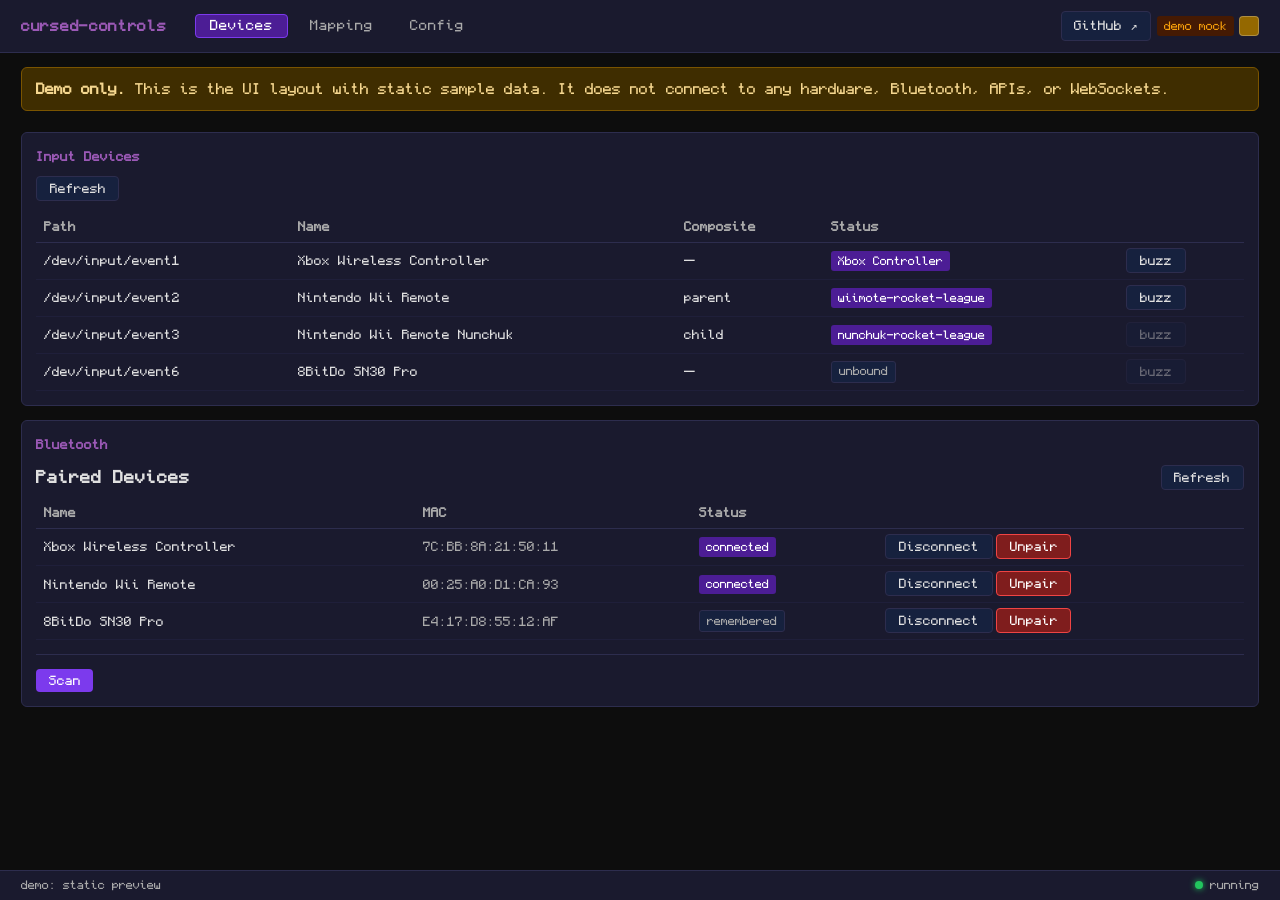
<file: docs/index.html>
<!DOCTYPE html>
<html lang="en">

<head>
  <meta charset="UTF-8">
  <meta name="viewport" content="width=device-width, initial-scale=1.0">
  <title>cursed-controls</title>
  <link rel="stylesheet" href="./style.css">
</head>

<body>
  <div id="app">
    <header>
      <h1>cursed-controls</h1>
      <nav>
        <button class="active" data-tab="devices">Devices</button>
        <button data-tab="mapping">Mapping</button>
        <button data-tab="config">Config</button>
      </nav>
      <div class="header-actions">
        <a href="https://github.com/CasperVM/cursed_controls" target="_blank" rel="noopener"
          class="btn secondary">GitHub ↗</a>
        <span class="badge pending">demo mock</span>
        <button id="btn-theme" class="btn secondary" title="Toggle theme"></button>
      </div>
    </header>

    <div id="demo-banner">
      <strong>Demo only.</strong> This is the UI layout with static sample data. It does not connect to any hardware,
      Bluetooth, APIs, or WebSockets.
    </div>

    <main>
      <!-- ── Devices tab ── -->
      <div id="tab-devices" class="tab-content active">
        <div class="card">
          <h2>Input Devices</h2>
          <button class="btn secondary" id="btn-refresh-devices">Refresh</button>
          <table id="devices-table" style="margin-top:.75rem">
            <thead>
              <tr>
                <th>Path</th>
                <th>Name</th>
                <th>Composite</th>
                <th>Status</th>
                <th></th>
              </tr>
            </thead>
            <tbody id="devices-tbody"></tbody>
          </table>
        </div>
        <div class="card">
          <h2>Bluetooth</h2>
          <div class="row" style="align-items:center">
            <h3 style="margin:0">Paired Devices</h3>
            <button class="btn secondary" id="btn-refresh-paired" style="margin-left:auto">Refresh</button>
          </div>
          <table id="paired-table" style="margin-top:.5rem">
            <thead>
              <tr>
                <th>Name</th>
                <th>MAC</th>
                <th>Status</th>
                <th></th>
              </tr>
            </thead>
            <tbody id="paired-tbody">
              <tr>
                <td colspan="4" class="dim">Loading…</td>
              </tr>
            </tbody>
          </table>
          <hr style="margin:1rem 0;border:none;border-top:1px solid var(--border)">
          <div class="row">
            <button class="btn" id="btn-bt-scan">Scan</button>
            <span class="dim" id="bt-scan-status"></span>
          </div>
          <table id="bt-table" style="margin-top:.75rem;display:none">
            <thead>
              <tr>
                <th>MAC</th>
                <th>Name</th>
                <th></th>
              </tr>
            </thead>
            <tbody id="bt-tbody"></tbody>
          </table>
        </div>
      </div>

      <!-- ── Mapping tab ── -->
      <div id="tab-mapping" class="tab-content">
        <div class="split">
          <div class="panel">
            <div class="card">
              <h2>Profiles</h2>
              <button class="btn secondary" id="btn-add-profile" style="margin-bottom:.5rem">+ Add Profile</button>
              <ul id="profile-list" style="list-style:none;padding:0"></ul>
            </div>
          </div>
          <div class="panel" id="profile-detail">
            <div class="card" id="no-profile-msg">
              <p class="dim">Select a profile to edit its mappings.</p>
            </div>
            <div id="profile-editor" style="display:none">
              <div class="card">
                <h2 id="profile-editor-title">Profile</h2>
                <div class="field">
                  <label>Profile ID</label>
                  <input type="text" id="profile-id-input">
                </div>
                <div class="field">
                  <label>Device</label>
                  <div class="row" style="gap:.5rem;align-items:center">
                    <button class="btn secondary" id="btn-pick-device" type="button">Pick Device…</button>
                    <span id="picked-device-label" class="dim" style="font-size:.85rem"></span>
                  </div>
                </div>
                <div class="row">
                  <div class="field" style="flex:1">
                    <label>Match by</label>
                    <select id="profile-match-key">
                      <option value="name">name</option>
                      <option value="uniq">uniq</option>
                      <option value="phys">phys</option>
                    </select>
                  </div>
                  <div class="field" style="flex:2">
                    <label>Match value</label>
                    <input type="text" id="profile-match-val">
                  </div>
                </div>
                <div class="field">
                  <label>Connection type</label>
                  <select id="profile-conn-type">
                    <option value="evdev">evdev</option>
                    <option value="bluetooth">bluetooth</option>
                    <option value="wiimote">wiimote</option>
                  </select>
                </div>
                <div id="profile-mac-field" class="field" style="display:none">
                  <label>MAC address</label>
                  <input type="text" id="profile-mac">
                </div>
                <div class="row">
                  <div class="field" style="flex:1">
                    <label>Output slot</label>
                    <select id="profile-slot">
                      <option value="0">Slot 1</option>
                      <option value="1">Slot 2</option>
                      <option value="2">Slot 3</option>
                      <option value="3">Slot 4</option>
                    </select>
                  </div>
                  <div class="field" style="flex:1">
                    <label>Rumble</label>
                    <select id="profile-rumble">
                      <option value="true">enabled</option>
                      <option value="false">disabled</option>
                    </select>
                  </div>
                </div>
                <div class="row mt">
                  <button class="btn secondary" id="btn-open-presets">Presets…</button>
                  <button class="btn" id="btn-save-profile">Save Profile</button>
                  <button class="btn danger" id="btn-delete-profile">Delete Profile</button>
                </div>
              </div>

              <!-- Device picker modal -->
              <div id="device-picker"
                style="display:none;position:fixed;top:0;left:0;right:0;bottom:0;z-index:100;background:rgba(0,0,0,.6);align-items:center;justify-content:center">
                <div
                  style="background:var(--surface);border:1px solid var(--border);border-radius:8px;padding:1.25rem;min-width:340px;max-width:520px;max-height:80vh;display:flex;flex-direction:column;gap:.75rem">
                  <div style="display:flex;justify-content:space-between;align-items:center">
                    <strong>Pick a device</strong>
                    <button class="btn secondary" id="btn-picker-close">✕</button>
                  </div>
                  <div id="picker-list" style="overflow-y:auto;display:flex;flex-direction:column;gap:.4rem"></div>
                </div>
              </div>
              <div class="card">
                <h2>Mappings</h2>
                <button class="btn secondary" id="btn-add-mapping">+ Add Mapping</button>
                <table style="margin-top:.75rem">
                  <thead>
                    <tr>
                      <th>Source</th>
                      <th>Kind</th>
                      <th>Target (Xbox)</th>
                      <th>Transform</th>
                      <th>Live</th>
                      <th></th>
                    </tr>
                  </thead>
                  <tbody id="mappings-tbody"></tbody>
                </table>
              </div>
            </div>
          </div>
        </div>
      </div>

      <!-- ── Config tab ── -->
      <div id="tab-config" class="tab-content">
        <div class="card">
          <h2>Runtime Settings</h2>
          <div class="row">
            <div class="field" style="flex:1"
              data-tip="stdout prints controller packets to the terminal (debug). gadget drives the USB Xbox 360 receiver hardware.">
              <label>Output mode</label>
              <select id="cfg-output-mode">
                <option value="stdout">stdout (debug)</option>
                <option value="gadget">gadget (hardware)</option>
              </select>
            </div>
            <div class="field" style="flex:1"
              data-tip="Number of simultaneous Xbox 360 controller slots on the USB gadget. Should match the number of device profiles you intend to run.">
              <label>Interfaces (slots)</label>
              <input type="number" id="cfg-interfaces" value="1" min="1" max="4">
            </div>
            <div class="field" style="flex:1"
              data-tip="How often the event loop checks for new input events. Lower = more responsive but higher CPU usage. Default: 1 ms.">
              <label>Poll interval (ms)</label>
              <input type="number" id="cfg-poll-interval" value="1" min="1">
            </div>
            <div class="field" style="flex:1"
              data-tip="How often the background thread retries profiles that haven't found their device yet, e.g. waiting for a BT controller to appear. Default: 2000 ms.">
              <label>Rescan interval (ms)</label>
              <input type="number" id="cfg-rescan" value="2000" min="100">
            </div>
          </div>
          <div class="field"
            data-tip="Whether to read rumble commands from the USB host and forward them to the physical controllers via EV_FF.">
            <label>Rumble forwarding</label>
            <select id="cfg-rumble">
              <option value="true">enabled</option>
              <option value="false">disabled</option>
            </select>
          </div>
          <h3 style="margin:.75rem 0 .4rem">Rumble Tuning</h3>
          <div class="row">
            <div class="field" style="flex:1"
              data-tip="Stop motors if no rumble packet arrives for this long. Safety fallback in case the host stops sending. Default: 0.5 s.">
              <label>Timeout (s)</label>
              <input type="number" id="cfg-rumble-timeout" value="0.5" step="0.1" min="0">
            </div>
            <div class="field" style="flex:1"
              data-tip="Re-send EV_FF play every N seconds while rumbling. Nintendo controllers stop after ~100 ms without a refresh. Default: 0.05 s.">
              <label>Heartbeat (s)</label>
              <input type="number" id="cfg-rumble-heartbeat" value="0.05" step="0.01" min="0">
            </div>
            <div class="field" style="flex:1"
              data-tip="Delay before honouring a (0,0) stop packet. xpad wireless auto-sends (0,0) ~300 ms after every ON packet — debouncing lets a follow-up ON cancel the stop. Default: 0.4 s.">
              <label>Stop debounce (s)</label>
              <input type="number" id="cfg-rumble-debounce" value="0.4" step="0.1" min="0">
            </div>
            <div class="field" style="flex:1"
              data-tip="Number of non-zero rumble packets required within the activate window before motors start. Blocks isolated xpad keepalive retransmissions (5 s apart). Default: 2.">
              <label>Activate count</label>
              <input type="number" id="cfg-rumble-activate-count" value="2" min="1">
            </div>
            <div class="field" style="flex:1"
              data-tip="Time window for counting activation packets. Game rumble arrives every ~16 ms (easily passes). xpad keepalives are 5 s apart (blocked). Default: 4.0 s.">
              <label>Activate window (s)</label>
              <input type="number" id="cfg-rumble-activate-window" value="4.0" step="0.5" min="0">
            </div>
          </div>
          <button class="btn mt" id="btn-save-runtime">Save Runtime Settings</button>
        </div>
        <div class="card">
          <h2>Import / Export</h2>
          <div class="row">
            <button class="btn" id="btn-export">Download YAML</button>
            <label class="btn secondary" style="cursor:pointer">
              Import YAML/JSON
              <input type="file" id="import-file" accept=".yaml,.yml,.json" style="display:none">
            </label>
          </div>
          <p class="dim mt" id="import-status"></p>
        </div>
        <div class="card danger-zone">
          <h2>Danger Zone</h2>
          <div class="row">
            <button class="btn" id="btn-restart-service">Restart Service</button>
            <button class="btn danger" id="btn-clear-config">Clear Config</button>
          </div>
          <details style="margin-top:1rem">
            <summary>Advanced driver settings</summary>
            <div style="padding-top:.75rem">
              <div class="field"
                data-tip="Path to libx360_w_raw_gadget.so — the native library that drives the USB Xbox 360 gadget via raw-gadget. Only change this if you built the library in a non-default location.">
                <label>Gadget library path</label>
                <input type="text" id="cfg-gadget-library" style="font-family:monospace;font-size:.85rem">
              </div>
              <div class="row">
                <div class="field" style="flex:1"
                  data-tip="UDC (USB Device Controller) driver name, e.g. fe980000.usb. Leave blank to auto-detect from /sys/class/udc/.">
                  <label>Gadget driver</label>
                  <input type="text" id="cfg-gadget-driver" placeholder="auto-detect">
                </div>
                <div class="field" style="flex:1"
                  data-tip="USB gadget device name passed to raw-gadget. Defaults to the driver name if left blank.">
                  <label>Gadget device</label>
                  <input type="text" id="cfg-gadget-device" placeholder="same as driver">
                </div>
              </div>
            </div>
          </details>
        </div>
      </div>
    </main>

    <div id="status-bar">
      <span id="ws-status" class="dim">demo: static preview</span>
      <span class="spacer"></span>
      <div class="status-dot running" id="runtime-dot"></div>
      <span id="runtime-label">running</span>
    </div>
  </div>

  <!-- Mapping wizard overlay -->
  <div id="wizard-overlay">
    <div id="wizard-box">
      <h3 id="wizard-title">Add Mapping</h3>
      <div id="wizard-content"></div>
      <div class="row mt">
        <button class="btn secondary" id="wizard-cancel">Cancel</button>
        <span class="spacer"></span>
        <button class="btn" id="wizard-confirm" style="display:none">Confirm</button>
      </div>
    </div>
  </div>

  <div id="splash" aria-hidden="true">
    <div id="splash-logo">
      <div class="splash-pixel-row">
        <div class="spr" style="--c:2;--r:0"></div>
        <div class="spr" style="--c:3;--r:0"></div>
        <div class="spr" style="--c:6;--r:0"></div>
        <div class="spr" style="--c:7;--r:0"></div>
        <div class="spr" style="--c:1;--r:1"></div>
        <div class="spr" style="--c:2;--r:1"></div>
        <div class="spr" style="--c:3;--r:1"></div>
        <div class="spr" style="--c:4;--r:1"></div>
        <div class="spr" style="--c:5;--r:1"></div>
        <div class="spr" style="--c:6;--r:1"></div>
        <div class="spr" style="--c:7;--r:1"></div>
        <div class="spr" style="--c:8;--r:1"></div>
        <div class="spr" style="--c:0;--r:2"></div>
        <div class="spr" style="--c:1;--r:2"></div>
        <div class="spr" style="--c:4;--r:2"></div>
        <div class="spr" style="--c:5;--r:2"></div>
        <div class="spr" style="--c:8;--r:2"></div>
        <div class="spr" style="--c:9;--r:2"></div>
        <div class="spr" style="--c:0;--r:3"></div>
        <div class="spr" style="--c:1;--r:3"></div>
        <div class="spr" style="--c:4;--r:3"></div>
        <div class="spr" style="--c:5;--r:3"></div>
        <div class="spr" style="--c:8;--r:3"></div>
        <div class="spr" style="--c:9;--r:3"></div>
        <div class="spr" style="--c:1;--r:4"></div>
        <div class="spr" style="--c:2;--r:4"></div>
        <div class="spr" style="--c:3;--r:4"></div>
        <div class="spr" style="--c:4;--r:4"></div>
        <div class="spr" style="--c:5;--r:4"></div>
        <div class="spr" style="--c:6;--r:4"></div>
        <div class="spr" style="--c:7;--r:4"></div>
        <div class="spr" style="--c:8;--r:4"></div>
        <div class="spr" style="--c:2;--r:5"></div>
        <div class="spr" style="--c:3;--r:5"></div>
        <div class="spr" style="--c:6;--r:5"></div>
        <div class="spr" style="--c:7;--r:5"></div>
      </div>
      <div class="splash-title">cursed-controls</div>
    </div>
  </div>

  <div id="toast"></div>

  <!-- Preset overlay -->
  <div id="preset-overlay">
    <div id="preset-box">
      <div class="row" style="align-items:center;margin-bottom:.75rem">
        <strong>Presets</strong>
        <button class="btn secondary" id="preset-close" style="margin-left:auto;padding:0 .5rem">✕</button>
      </div>
      <input type="text" id="preset-search" placeholder="Search presets…" autocomplete="off"
        style="margin-bottom:.5rem">
      <label class="preset-filter-toggle" id="preset-filter-label" style="display:none">
        <input type="checkbox" id="preset-show-all"> Show presets for other devices
      </label>
      <div id="preset-list"></div>
      <div style="margin-top:1rem;padding-top:.75rem;border-top:1px solid var(--border)">
        <p class="dim" style="margin-bottom:.4rem">Save current mappings as preset:</p>
        <div class="row">
          <input type="text" id="preset-name-input" placeholder="Preset name…" style="flex:1">
          <button class="btn" id="preset-save-btn">Save</button>
        </div>
      </div>
    </div>
  </div>
  <script src="./app.js"></script>
</body>

</html>
</file>
<file: docs/style.css>
@font-face {
  font-family: 'Monocraft';
  src: url('./fonts/Monocraft.ttf') format('truetype');
  font-weight: normal;
  font-style: normal;
}

:root {
  --bg: #0d0d0d;
  --surface: #1a1a2e;
  --surface2: #16213e;
  --border: #2d2d4e;
  --accent: #7c3aed;
  --accent-light: #9b59b6;
  --accent-dim: #4c1d95;
  --text: #e0e0e0;
  --text-dim: #aaaaaa;
  --bound: #7c3aed;
  --pending: #f59e0b;
  --disconnected: #ef4444;
  --ok: #22c55e;
  --row-hover: #1f1f3a;
  --row-hover-strong: #2d1b69;
  --row-sep: #1f1f3a;
}

[data-theme="light"] {
  --bg: #c4c4da;
  --surface: #f2f2f8;
  --surface2: #e4e4f0;
  --border: #8888aa;
  --accent: #946800;
  --accent-light: #7a5400;
  --accent-dim: #946800;
  --text: #0e0e1e;
  --text-dim: #36365a;
  --bound: #946800;
  --pending: #c07800;
  --disconnected: #cc2020;
  --ok: #157830;
  --row-hover: #fff8e0;
  --row-hover-strong: #fde68a;
  --row-sep: #bebeda;
}

*,
*::before,
*::after {
  box-sizing: border-box;
  margin: 0;
  padding: 0;
  font-family: inherit;
}

html,
body {
  height: 100%;
  background: var(--bg);
  color: var(--text);
  font-family: 'Monocraft', monospace;
  font-size: 14px;
  line-height: 1.6;
}

/* ── Layout ── */
#app {
  display: flex;
  flex-direction: column;
  height: 100vh;
}

header {
  display: flex;
  align-items: center;
  gap: 2rem;
  padding: 0.75rem 1.5rem;
  background: var(--surface);
  border-bottom: 1px solid var(--border);
  flex-shrink: 0;
}

header h1 {
  font-size: 1rem;
  color: var(--accent-light);
  letter-spacing: 0.05em;
}

.header-actions {
  margin-left: auto;
  display: flex;
  align-items: center;
  gap: 0.4rem;
}

.header-actions a.btn {
  text-decoration: none;
}

/* Theme swatch — colored block showing the OTHER mode's accent */
#btn-theme {
  width: 1.4rem;
  height: 1.4rem;
  padding: 0;
  flex-shrink: 0;
  background: #946800;
  border-color: rgba(255, 255, 255, 0.25);
  color: transparent;
  font-size: 0;
}

#btn-theme:hover {
  background: #b07a00;
  border-color: rgba(255, 255, 255, 0.4);
}

[data-theme="light"] #btn-theme {
  background: #7c3aed;
  border-color: rgba(0, 0, 0, 0.15);
}

[data-theme="light"] #btn-theme:hover {
  background: #6d28d9;
  border-color: rgba(0, 0, 0, 0.25);
}

nav {
  display: flex;
  gap: 0.5rem;
}

nav button {
  background: none;
  border: 1px solid transparent;
  color: var(--text-dim);
  padding: 0.3rem 1rem;
  cursor: pointer;
  font-family: inherit;
  font-size: 0.9rem;
  border-radius: 4px;
  transition: all 0.15s;
}

nav button:hover {
  color: var(--text);
  border-color: var(--border);
}

nav button.active {
  color: #fff;
  border-color: var(--accent);
  background: var(--accent-dim);
}

main {
  flex: 1;
  overflow-y: auto;
  padding: 1.5rem;
}

#demo-banner {
  margin: 1rem 1.5rem 0;
  padding: 0.7rem 1rem;
  background: #3f2d00;
  border: 1px solid #7a5400;
  border-radius: 6px;
  color: #f5d78f;
}

[data-theme="light"] #demo-banner {
  background: #fff3cd;
  border-color: #d6a53a;
  color: #7a5400;
}

.tab-content {
  display: none;
}

.tab-content.active {
  display: block;
}

/* ── Status bar ── */
#status-bar {
  padding: 0.4rem 1.5rem;
  background: var(--surface);
  border-top: 1px solid var(--border);
  display: flex;
  justify-content: flex-end;
  align-items: center;
  gap: 0.5rem;
  font-size: 0.8rem;
  color: var(--text-dim);
  flex-shrink: 0;
}

.status-dot {
  width: 8px;
  height: 8px;
  border-radius: 50%;
  background: var(--text-dim);
}

.status-dot.running {
  background: var(--ok);
  box-shadow: 0 0 6px var(--ok);
}

.status-dot.stopped {
  background: var(--text-dim);
}

/* ── Cards / Panels ── */
.card {
  background: var(--surface);
  border: 1px solid var(--border);
  border-radius: 6px;
  padding: 1rem;
  margin-bottom: 1rem;
}

.card h2 {
  font-size: 0.85rem;
  color: var(--accent-light);
  margin-bottom: 0.75rem;
}

/* ── Buttons ── */
.btn {
  display: inline-block;
  background: var(--accent);
  color: #fff;
  border: none;
  padding: 0.35rem 0.9rem;
  cursor: pointer;
  font-family: inherit;
  font-size: 0.85rem;
  border-radius: 4px;
  transition: background 0.15s;
}

.btn:hover {
  background: var(--accent-light);
}

.btn.secondary {
  background: var(--surface2);
  border: 1px solid var(--border);
  color: var(--text);
}

.btn.secondary:hover {
  border-color: var(--accent);
  color: var(--accent-light);
}

.btn.danger {
  background: #7f1d1d;
  color: #fff;
  border: 1px solid var(--disconnected);
}

.btn.danger:hover {
  background: #991b1b;
}

.btn:disabled {
  opacity: 0.4;
  cursor: default;
}

/* ── Tables ── */
table {
  width: 100%;
  border-collapse: collapse;
  font-size: 0.85rem;
}

th {
  text-align: left;
  padding: 0.4rem 0.6rem;
  color: var(--text-dim);
  border-bottom: 1px solid var(--border);
}

td {
  padding: 0.4rem 0.6rem;
  border-bottom: 1px solid var(--row-sep);
}

tr:hover td {
  background: var(--row-hover);
}

/* ── Badges ── */
.badge {
  display: inline-block;
  padding: 0.1rem 0.5rem;
  border-radius: 3px;
  font-size: 0.75rem;
}

.badge.bound {
  background: var(--accent-dim);
  color: #fff;
}

.badge.pending {
  background: #451a03;
  color: var(--pending);
}

.badge.disconnected {
  background: #450a0a;
  color: var(--disconnected);
}

.badge.unbound {
  background: var(--surface2);
  color: var(--text-dim);
  border: 1px solid var(--border);
}

/* ── Forms ── */
label {
  display: block;
  font-size: 0.8rem;
  color: var(--text-dim);
  margin-bottom: 0.25rem;
}

input[type=text],
input[type=number],
select {
  background: var(--bg);
  border: 1px solid var(--border);
  color: var(--text);
  padding: 0.35rem 0.6rem;
  font-family: inherit;
  font-size: 0.85rem;
  border-radius: 4px;
  width: 100%;
}

input:focus,
select:focus {
  outline: none;
  border-color: var(--accent);
}

.field {
  margin-bottom: 0.75rem;
}

/* ── Split layout (Mapping editor) ── */
.split {
  display: grid;
  grid-template-columns: 220px 1fr;
  gap: 1rem;
  height: calc(100vh - 160px);
}

.panel {
  overflow-y: auto;
}

/* ── Axis bar ── */
.axis-bar-wrap {
  display: flex;
  align-items: center;
  gap: 0.5rem;
}

.axis-bar-track {
  flex: 1;
  height: 8px;
  background: var(--bg);
  border: 1px solid var(--border);
  border-radius: 4px;
  overflow: hidden;
  position: relative;
}

.axis-bar-fill {
  height: 100%;
  background: var(--accent);
  transition: width 0.05s;
}

.axis-bar-cursor {
  position: absolute;
  top: 0;
  bottom: 0;
  width: 2px;
  background: var(--accent-light);
}

.axis-row {
  cursor: pointer;
}

.axis-row:hover td {
  background: var(--row-hover-strong);
}

.axis-row.active td {
  background: var(--accent-dim);
}

tr.active td {
  background: var(--accent-dim);
}

/* ── Live mapping indicators ── */
.live-btn {
  display: inline-block;
  width: 10px;
  height: 10px;
  border-radius: 50%;
  background: transparent;
  transition: background 0.08s, box-shadow 0.08s;
}

.live-btn.live-flash {
  background: var(--ok);
  box-shadow: 0 0 6px var(--ok);
}

.live-axis-track {
  width: 80px;
  height: 6px;
  background: var(--surface2);
  border-radius: 3px;
  overflow: hidden;
}

/* ── Wizard overlay ── */
#wizard-overlay {
  display: none;
  position: fixed;
  inset: 0;
  background: rgba(0, 0, 0, 0.7);
  z-index: 100;
  align-items: center;
  justify-content: center;
}

#wizard-overlay.open {
  display: flex;
}

#wizard-box {
  background: var(--surface);
  border: 1px solid var(--accent);
  border-radius: 8px;
  padding: 1.5rem;
  width: 600px;
  max-height: 80vh;
  overflow-y: auto;
}

#wizard-box h3 {
  color: var(--accent-light);
  margin-bottom: 1rem;
  font-size: 1rem;
}

/* ── Surface grid ── */
.surface-grid {
  display: grid;
  grid-template-columns: repeat(4, 1fr);
  gap: 0.4rem;
  margin: 0.75rem 0;
}

.surface-btn {
  background: var(--surface2);
  border: 1px solid var(--border);
  color: var(--text);
  padding: 0.4rem;
  cursor: pointer;
  font-family: inherit;
  font-size: 0.75rem;
  border-radius: 4px;
  text-align: center;
}

.surface-btn:hover {
  border-color: var(--accent);
  color: var(--accent-light);
}

.surface-btn.mapped {
  border-color: var(--accent-dim);
  color: var(--text-dim);
}

.surface-btn.selected {
  background: var(--accent-dim);
  border-color: var(--accent);
  color: #fff;
}

/* ── Danger zone ── */
.danger-zone {
  border-color: #7f1d1d;
}

.danger-zone h2 {
  color: var(--disconnected);
}

.danger-zone details>summary {
  cursor: pointer;
  font-size: 0.8rem;
  color: var(--disconnected);
  opacity: 0.7;
  user-select: none;
  list-style: none;
  display: flex;
  align-items: center;
  gap: 0.4rem;
}

.danger-zone details>summary::before {
  content: '▶';
  font-size: 0.6rem;
  transition: transform 0.15s;
}

.danger-zone details[open]>summary::before {
  transform: rotate(90deg);
}

.danger-zone details>summary:hover {
  opacity: 1;
}

/* ── Field tooltips ── */
.field[data-tip] {
  cursor: help;
}

#field-tooltip {
  position: fixed;
  display: none;
  background: var(--surface2);
  border: 1px solid var(--border);
  color: var(--text);
  font-size: 0.75rem;
  padding: 0.5rem 0.75rem;
  border-radius: 4px;
  max-width: 260px;
  line-height: 1.5;
  z-index: 200;
  pointer-events: none;
}


/* ── Preset overlay ── */
#preset-overlay {
  display: none;
  position: fixed;
  inset: 0;
  background: rgba(0, 0, 0, 0.7);
  z-index: 100;
  align-items: center;
  justify-content: center;
}

#preset-overlay.open {
  display: flex;
}

#preset-box {
  background: var(--surface);
  border: 1px solid var(--accent);
  border-radius: 8px;
  padding: 1.25rem;
  width: 440px;
  max-height: 70vh;
  display: flex;
  flex-direction: column;
}

#preset-search {
  width: 100%;
  box-sizing: border-box;
}

.preset-filter-toggle {
  display: flex;
  align-items: center;
  gap: .35rem;
  font-size: .8rem;
  color: var(--text-dim);
  cursor: pointer;
  margin-bottom: .4rem;
}

.preset-filter-toggle input[type=checkbox] {
  cursor: pointer;
}

#preset-list {
  overflow-y: auto;
  flex: 1;
  min-height: 1.5rem;
}

.preset-item {
  display: flex;
  justify-content: space-between;
  align-items: center;
  gap: .5rem;
  padding: .4rem .25rem;
  border-bottom: 1px solid var(--border);
}

.preset-item:last-child {
  border-bottom: none;
}

.preset-item-name {
  font-size: .85rem;
}

.preset-item-match {
  font-size: .75rem;
  color: var(--text-dim);
}

/* ── Toast ── */
#toast {
  position: fixed;
  bottom: 2.5rem;
  left: 50%;
  transform: translateX(-50%) translateY(0.5rem);
  background: var(--surface);
  border: 1px solid var(--ok);
  color: var(--ok);
  padding: 0.45rem 1.25rem;
  border-radius: 4px;
  font-size: 0.82rem;
  opacity: 0;
  pointer-events: none;
  transition: opacity 0.18s, transform 0.18s;
  z-index: 9000;
  white-space: nowrap;
}

#toast.show {
  opacity: 1;
  transform: translateX(-50%) translateY(0);
}

#toast.error {
  border-color: var(--disconnected);
  color: var(--disconnected);
}

/* ── Misc ── */
.mt {
  margin-top: 0.75rem;
}

.row {
  display: flex;
  gap: 0.5rem;
  align-items: center;
}

.spacer {
  flex: 1;
}

.dim {
  color: var(--text-dim);
  font-size: 0.8rem;
}

hr {
  border: none;
  border-top: 1px solid var(--border);
  margin: 1rem 0;
}

/* ── Splash screen ── */
#splash {
  position: fixed;
  inset: 0;
  background: #000;
  z-index: 9999;
  display: flex;
  align-items: center;
  justify-content: center;
  pointer-events: none;
  animation: splash-out 0.5s ease-in 2s forwards;
}

/* pixel grid scanlines */
#splash::before {
  content: '';
  position: absolute;
  inset: 0;
  background-image:
    linear-gradient(rgba(124, 58, 237, 0.04) 1px, transparent 1px),
    linear-gradient(90deg, rgba(124, 58, 237, 0.04) 1px, transparent 1px);
  background-size: 8px 8px;
}

@keyframes splash-out {
  to {
    opacity: 0;
  }
}

#splash-logo {
  display: flex;
  flex-direction: column;
  align-items: center;
  gap: 2rem;
  animation: splash-in 1.5s cubic-bezier(0.2, 0, 0.2, 1) forwards;
}

@keyframes splash-in {
  0% {
    opacity: 0;
    transform: perspective(600px) rotateX(45deg) rotateY(-12deg) scale(0.6);
    filter: brightness(6);
  }

  25% {
    opacity: 1;
    filter: brightness(2.5);
  }

  60% {
    transform: perspective(600px) rotateX(10deg) rotateY(-3deg) scale(1.03);
    filter: brightness(1.1);
  }

  100% {
    opacity: 1;
    transform: perspective(600px) rotateX(0deg) rotateY(0deg) scale(1);
    filter: brightness(1);
  }
}

.splash-pixel-row {
  position: relative;
  width: calc(10 * 10px);
  height: calc(6 * 10px);
}

.spr {
  position: absolute;
  width: 8px;
  height: 8px;
  left: calc(var(--c) * 10px);
  top: calc(var(--r) * 10px);
  background: var(--accent-light);
  box-shadow:
    2px 2px 0 rgba(0, 0, 0, 0.6),
    0 0 6px rgba(192, 132, 252, 0.4);
  animation: pixel-glow 1.4s cubic-bezier(0.2, 0, 0.2, 1) forwards;
}

@keyframes pixel-glow {
  0% {
    opacity: 0;
    filter: brightness(4);
  }

  30% {
    opacity: 1;
    filter: brightness(2);
  }

  100% {
    opacity: 1;
    filter: brightness(1);
  }
}

.splash-title {
  font-family: 'Monocraft', monospace;
  font-size: 2rem;
  letter-spacing: 0.12em;
  color: #c084fc;
  text-shadow:
    0 1px 0 #a855f7,
    0 2px 0 #9333ea,
    0 3px 0 #7c3aed,
    0 4px 0 #6d28d9,
    0 5px 0 #5b21b6,
    0 6px 0 #4c1d95,
    0 10px 24px rgba(124, 58, 237, 0.7),
    0 0 40px rgba(192, 132, 252, 0.25);
}

/* ── Mobile responsive ── */
@media (max-width: 640px) {

  /* Header */
  header {
    gap: 0.75rem;
    padding: 0.6rem 0.75rem;
    flex-wrap: wrap;
  }

  nav button {
    padding: 0.25rem 0.6rem;
    font-size: 0.8rem;
    min-height: 36px;
  }

  .header-actions {
    margin-left: auto;
  }

  /* Main / status bar */
  main {
    padding: 0.75rem;
  }

  #status-bar {
    padding: 0.3rem 0.75rem;
  }

  /* Split panel → single column */
  .split {
    grid-template-columns: 1fr;
    height: auto;
  }

  /* Tables → horizontal scroll */
  table {
    display: block;
    overflow-x: auto;
    -webkit-overflow-scrolling: touch;
  }

  /* Hide Composite column in devices table */
  #devices-table thead th:nth-child(3),
  #devices-table tbody td:nth-child(3) {
    display: none;
  }

  /* Form rows with .field children → stack vertically */
  .row:has(> .field) {
    flex-direction: column;
    align-items: stretch;
  }

  .row:has(> .field)>.field {
    flex: 1 1 auto !important;
    width: 100%;
  }

  /* Touch targets */
  .btn {
    min-height: 36px;
  }

  /* Wizard → near full-width */
  #wizard-box {
    width: 95vw;
    padding: 1rem;
  }

  .surface-grid {
    grid-template-columns: repeat(3, 1fr);
  }

  /* Tooltips → disable (hover doesn't work on touch) */
  #field-tooltip {
    display: none !important;
  }

  .field[data-tip] {
    cursor: default;
  }

}
</file>
